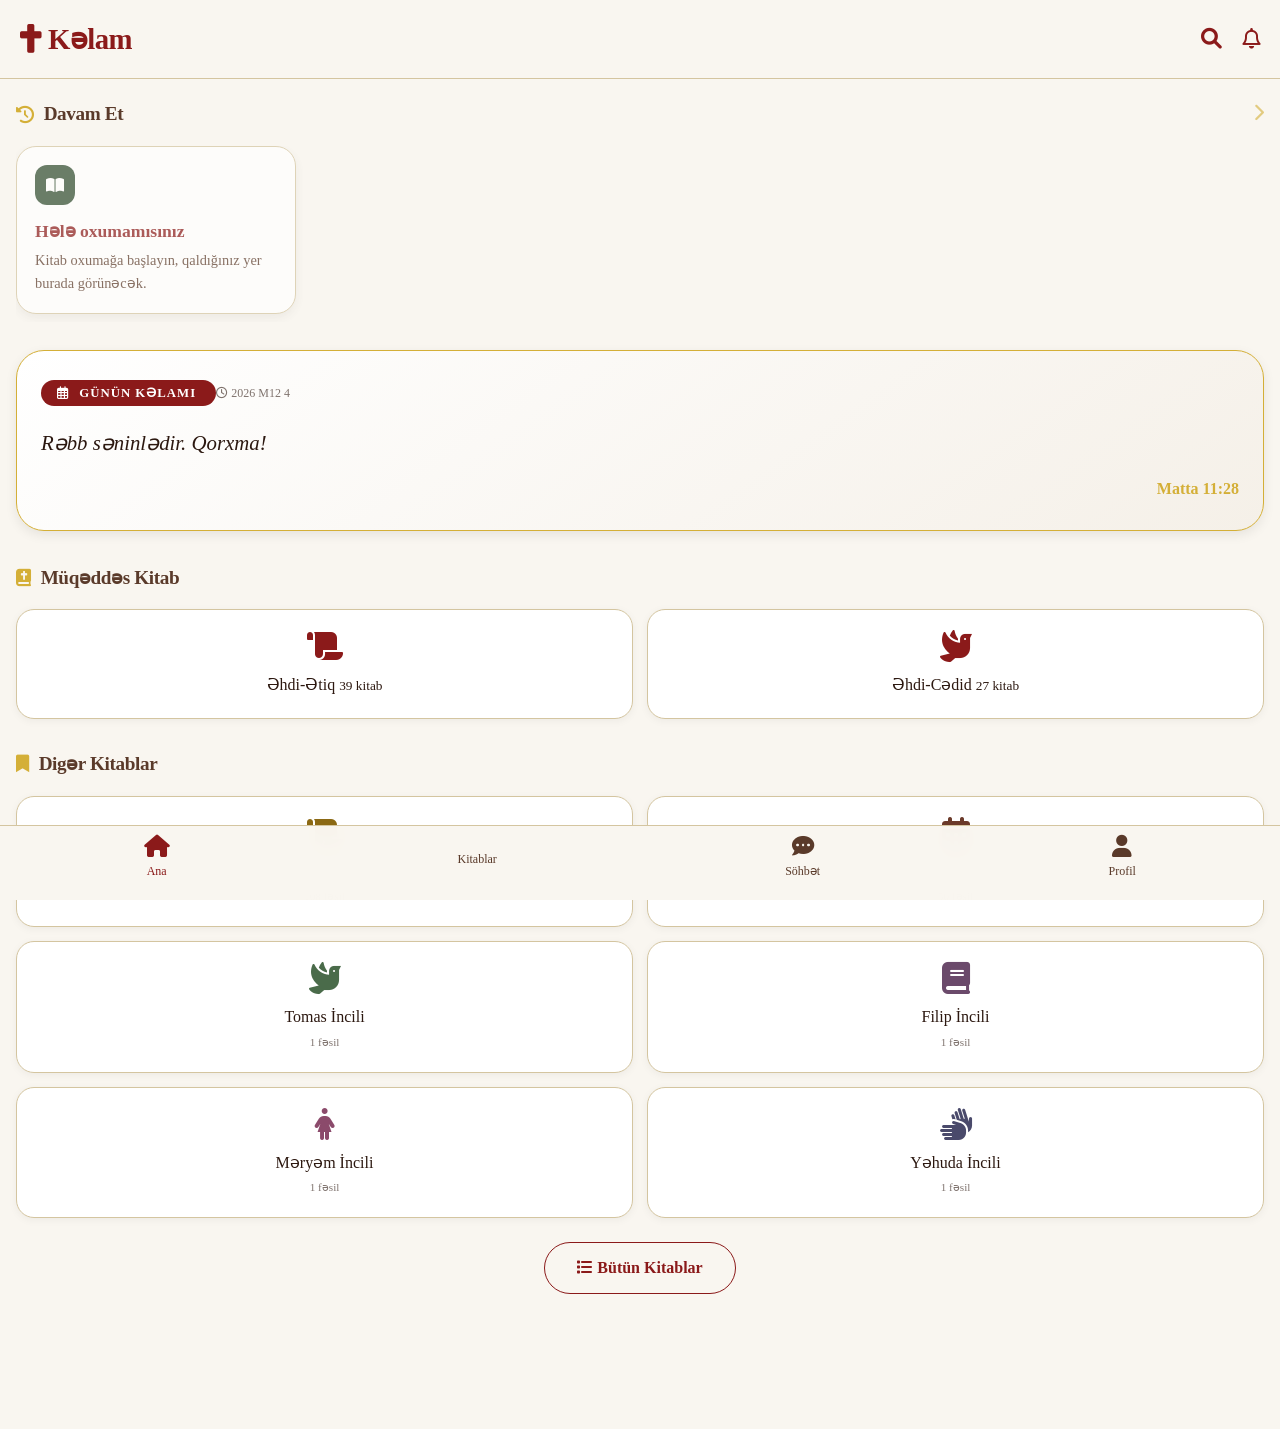
<file: kəlam/index.html>
<!DOCTYPE html>
<html lang="az">
<head>
    <meta charset="UTF-8">
    <meta name="viewport" content="width=device-width, initial-scale=1.0, maximum-scale=1.0, user-scalable=yes, viewport-fit=cover">
    <title>Kəlam | Müqəddəs Kitab</title>
    
    <!-- Favicon -->
    <link rel="icon" type="image/svg+xml" href="data:image/svg+xml,<svg xmlns='http://www.w3.org/2000/svg' viewBox='0 0 100 100'><text y='.9em' font-size='90'>📖</text></svg>">
    
    <!-- Font Awesome -->
    <link rel="stylesheet" href="https://cdnjs.cloudflare.com/ajax/libs/font-awesome/6.0.0-beta3/css/all.min.css">
    
    <!-- Saytın öz stilləri -->
    <link rel="stylesheet" href="css/main.css">
    <link rel="stylesheet" href="css/dark-oled.css">
</head>
<body>
    <!-- ===== BAŞLIQ ===== -->
    <header class="app-header">
        <h1>
            <i class="fas fa-cross"></i>
            Kəlam
        </h1>
        <div class="header-actions">
            <i class="fas fa-search" id="searchIcon"></i>
            <i class="far fa-bell"></i>
        </div>
    </header>

    <!-- ===== AXTARIŞ OVERLAY ===== -->
    <div class="search-overlay" id="searchOverlay">
        <div class="search-container">
            <i class="fas fa-arrow-left" id="closeSearch"></i>
            <input type="text" id="globalSearchInput" placeholder="Ayə, kitab və ya açar söz..." autocomplete="off">
        </div>
        <div id="globalSearchResults" class="global-results"></div>
    </div>

    <!-- ===== ƏSAS MƏZMUN ===== -->
    <main id="mainContent">
        
        <!-- Davam Et Bölməsi -->
        <section class="continue-reading-section" id="continueSection">
            <h3>
                <i class="fas fa-history"></i> 
                Davam Et
                <span style="margin-left: auto; font-size: 0.8rem; opacity: 0.6;">
                    <i class="fas fa-chevron-right"></i>
                </span>
            </h3>
            <div class="continue-list" id="continueList">
                <!-- JavaScript ilə doldurulacaq -->
            </div>
        </section>

        <!-- Günün Sözü -->
        <section class="daily-verse-card">
            <div class="card-header">
                <span class="badge">
                    <i class="far fa-calendar-alt"></i> 
                    Günün Kəlamı
                </span>
                <span style="margin-left: auto; font-size: 0.75rem; opacity: 0.6;">
                    <i class="far fa-clock"></i> 
                    <span id="todayDate"></span>
                </span>
            </div>
            <p class="verse-text" id="dailyVerseText">Yüklənir...</p>
            <p class="verse-ref" id="dailyVerseRef"></p>
        </section>

        <!-- Kateqoriyalar -->
        <section class="categories-grid">
            <h3>
                <i class="fas fa-book-bible"></i> 
                Müqəddəs Kitab
            </h3>
            <div class="grid-2">
                <div class="cat-card" data-category="old_testament">
                    <i class="fas fa-scroll"></i>
                    <span>Əhdi-Ətiq</span>
                    <small>39 kitab</small>
                </div>
                <div class="cat-card" data-category="new_testament">
                    <i class="fas fa-dove"></i>
                    <span>Əhdi-Cədid</span>
                    <small>27 kitab</small>
                </div>
            </div>

            <h3 style="margin-top: 30px;">
                <i class="fas fa-bookmark"></i> 
                Digər Kitablar
            </h3>
            <div class="grid-2" id="customBooksGrid">
                <!-- JavaScript ilə doldurulacaq -->
            </div>
            
            <!-- Bütün Kitablar Linki -->
            <div style="text-align: center; margin-top: 24px;">
                <a href="#" class="btn btn-outline" style="padding: 12px 32px;" onclick="alert('Kitablar kitabxanası tezliklə!')">
                    <i class="fas fa-list"></i> Bütün Kitablar
                </a>
            </div>
        </section>
        
        <!-- Boşluq -->
        <div style="height: 20px;"></div>
    </main>

    <!-- ===== ALT NAVİQASİYA ===== -->
    <nav class="bottom-nav">
        <a href="#" class="nav-item active" data-page="home">
            <i class="fas fa-home"></i>
            <span>Ana</span>
        </a>
        <a href="#" class="nav-item" data-page="library">
            <i class="fas fa-books"></i>
            <span>Kitablar</span>
        </a>
        <a href="#" class="nav-item" data-page="chat">
            <i class="fas fa-comment-dots"></i>
            <span>Söhbət</span>
        </a>
        <a href="#" class="nav-item" data-page="profile">
            <i class="fas fa-user"></i>
            <span>Profil</span>
        </a>
    </nav>

    <!-- ===== JAVASCRIPT ===== -->
    <!-- Əsas kitabxanalar -->
    <script src="js/storage.js"></script>
    <script src="data/custom_books.js"></script>
    <script src="js/bible-engine.js"></script>
    <script src="js/app.js"></script>
    
    <!-- Əlavə: Tarixi göstər -->
    <script>
        (function() {
            const today = new Date();
            const options = { day: 'numeric', month: 'long', year: 'numeric' };
            const dateStr = today.toLocaleDateString('az', options);
            const dateEl = document.getElementById('todayDate');
            if (dateEl) dateEl.textContent = dateStr;
            
            // Ayın fazasını göstər (sadə)
            const hour = today.getHours();
            const headerIcon = document.querySelector('.app-header h1 i');
            if (hour >= 20 || hour < 6) {
                // Gecə - ay ikonu
                if (headerIcon) {
                    headerIcon.classList.remove('fa-cross');
                    headerIcon.classList.add('fa-moon');
                }
            }
        })();
    </script>
    
    <!-- PWA Bildiriş Tələbi (Sadə) -->
    <script>
        if ('Notification' in window && Notification.permission === 'default') {
            setTimeout(() => {
                Notification.requestPermission();
            }, 3000);
        }
    </script>
</body>
</html>
</file>
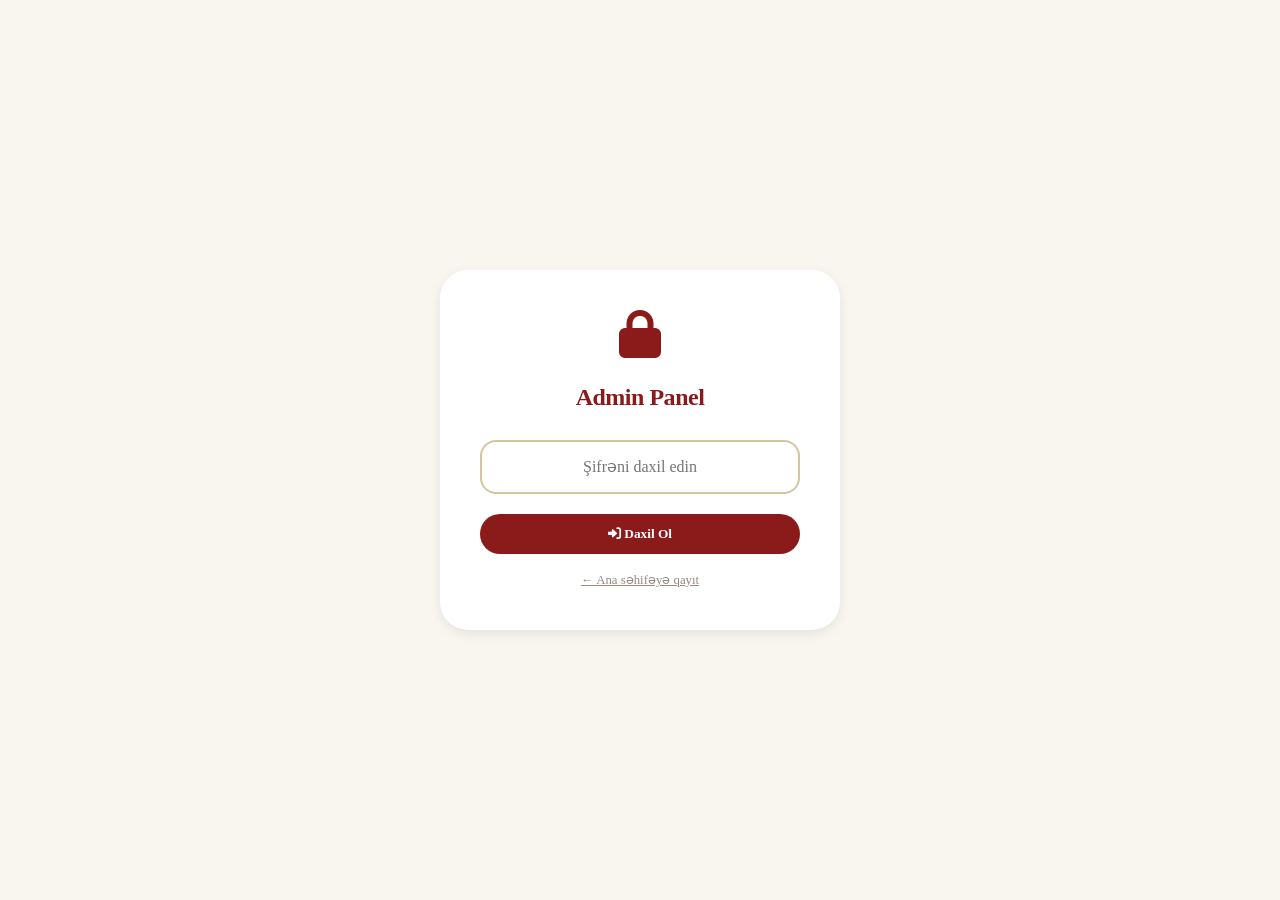
<file: kəlam/admin.html>
<!DOCTYPE html>
<html lang="az">
<head>
    <meta charset="UTF-8">
    <meta name="viewport" content="width=device-width, initial-scale=1.0">
    <title>Kəlam | Admin Panel</title>
    <link rel="stylesheet" href="https://cdnjs.cloudflare.com/ajax/libs/font-awesome/6.0.0-beta3/css/all.min.css">
    <link rel="stylesheet" href="css/main.css">
    <link rel="stylesheet" href="css/dark-oled.css">
    <style>
        .admin-container {
            max-width: 800px;
            margin: 0 auto;
            padding: 20px;
        }
        
        .login-screen {
            position: fixed;
            top: 0; left: 0; right: 0; bottom: 0;
            background: var(--bg-primary);
            display: flex;
            align-items: center;
            justify-content: center;
            z-index: 1000;
        }
        
        .login-box {
            background: white;
            padding: 40px;
            border-radius: 28px;
            box-shadow: var(--shadow-md);
            width: 90%;
            max-width: 400px;
            text-align: center;
        }
        
        .login-box h2 {
            color: var(--accent-red);
            margin-bottom: 24px;
        }
        
        .login-box input {
            width: 100%;
            padding: 16px;
            border: 2px solid var(--border-light);
            border-radius: 16px;
            font-size: 1rem;
            margin-bottom: 20px;
            text-align: center;
        }
        
        .admin-card {
            background: white;
            border-radius: 20px;
            padding: 24px;
            margin-bottom: 24px;
            box-shadow: var(--shadow-sm);
        }
        
        .admin-card h3 {
            margin-bottom: 20px;
            color: var(--accent-red);
        }
        
        .form-group {
            margin-bottom: 20px;
        }
        
        .form-group label {
            display: block;
            margin-bottom: 8px;
            font-weight: 500;
            color: var(--text-secondary);
        }
        
        .form-group input,
        .form-group textarea,
        .form-group select {
            width: 100%;
            padding: 14px 16px;
            border: 1.5px solid var(--border-light);
            border-radius: 16px;
            font-size: 1rem;
            background: var(--bg-primary);
        }
        
        .form-group textarea {
            min-height: 120px;
            resize: vertical;
        }
        
        .btn-danger {
            background: #dc3545;
            color: white;
        }
        
        .stats-grid {
            display: grid;
            grid-template-columns: repeat(2, 1fr);
            gap: 16px;
            margin-top: 20px;
        }
        
        .stat-card {
            background: var(--bg-secondary);
            padding: 20px;
            border-radius: 16px;
            text-align: center;
        }
        
        .stat-value {
            font-size: 2.5rem;
            font-weight: 700;
            color: var(--accent-red);
        }
        
        .stat-label {
            color: var(--text-secondary);
            font-size: 0.9rem;
        }
        
        .hidden {
            display: none !important;
        }
        
        .success-message {
            background: #d4edda;
            color: #155724;
            padding: 12px 20px;
            border-radius: 12px;
            margin-bottom: 20px;
        }
        
        .error-message {
            background: #f8d7da;
            color: #721c24;
            padding: 12px 20px;
            border-radius: 12px;
            margin-bottom: 20px;
        }
    </style>
</head>
<body>
    <!-- Giriş Ekranı -->
    <div class="login-screen" id="loginScreen">
        <div class="login-box">
            <i class="fas fa-lock" style="font-size: 3rem; color: var(--accent-red); margin-bottom: 20px;"></i>
            <h2>Admin Panel</h2>
            <input type="password" id="passwordInput" placeholder="Şifrəni daxil edin" onkeypress="if(event.key==='Enter')checkPassword()">
            <button class="btn btn-primary" onclick="checkPassword()" style="width: 100%;">
                <i class="fas fa-sign-in-alt"></i> Daxil Ol
            </button>
            <p style="margin-top: 16px; opacity: 0.6; font-size: 0.8rem;">
                <a href="index.html" style="color: var(--text-secondary);">← Ana səhifəyə qayıt</a>
            </p>
        </div>
    </div>

    <!-- Admin Panel Məzmunu -->
    <div class="admin-container hidden" id="adminContent">
        <div style="display: flex; justify-content: space-between; align-items: center; margin: 20px 0 30px;">
            <h1 style="color: var(--accent-red);">
                <i class="fas fa-crown"></i> Admin Panel
            </h1>
            <button class="btn btn-outline" onclick="logout()">
                <i class="fas fa-sign-out-alt"></i> Çıxış
            </button>
        </div>

        <div id="messageArea"></div>

        <!-- Günün Sözü -->
        <div class="admin-card">
            <h3><i class="far fa-calendar-alt"></i> Günün Sözünü Yenilə</h3>
            <div class="form-group">
                <label>Kitab və Ayə</label>
                <input type="text" id="dailyVerseRefInput" placeholder="Məs: Yəhya 3:16">
            </div>
            <div class="form-group">
                <label>Mətn</label>
                <textarea id="dailyVerseTextInput" placeholder="Ayənin mətnini yazın..."></textarea>
            </div>
            <button class="btn btn-primary" onclick="updateDailyVerse()">
                <i class="fas fa-save"></i> Yadda Saxla
            </button>
        </div>

        <!-- Firebase Konfiqurasiyası -->
        <div class="admin-card">
            <h3><i class="fas fa-database"></i> Firebase Konfiqurasiyası</h3>
            <p style="margin-bottom: 16px; color: var(--text-secondary); font-size: 0.9rem;">
                Çat funksiyasını aktivləşdirmək üçün Firebase konfiqurasiyasını bura yapışdırın.
            </p>
            <div class="form-group">
                <label>Firebase Config (JSON formatında)</label>
                <textarea id="firebaseConfigInput" placeholder='{
  "apiKey": "SİZİN_API_KEY",
  "authDomain": "...",
  "projectId": "..."
}' style="font-family: monospace; font-size: 0.85rem;"></textarea>
            </div>
            <button class="btn btn-primary" onclick="saveFirebaseConfig()">
                <i class="fas fa-save"></i> Konfiqurasiyanı Saxla
            </button>
        </div>

        <!-- Yeni Kitab Əlavə Et -->
        <div class="admin-card">
            <h3><i class="fas fa-book-medical"></i> Yeni Kitab Əlavə Et</h3>
            <div class="form-group">
                <label>Kitabın Tipi</label>
                <select id="newBookType">
                    <option value="bible">İncil Kitabı</option>
                    <option value="custom">Digər Kitab</option>
                </select>
            </div>
            <div class="form-group">
                <label>Kitab ID (qısa kod)</label>
                <input type="text" id="newBookId" placeholder="Məs: GEN, enokh">
            </div>
            <div class="form-group">
                <label>Kitabın Adı (AZ)</label>
                <input type="text" id="newBookNameAz" placeholder="Məs: Yaradılış">
            </div>
            <div class="form-group">
                <label>Fəsil Sayı</label>
                <input type="number" id="newBookChapters" min="1" value="1">
            </div>
            <div class="form-group">
                <label>İlkin Mətn (JSON formatında)</label>
                <textarea id="newBookContent" placeholder='{
  "1": {
    "1": "İlk ayənin mətni",
    "2": "İkinci ayənin mətni"
  }
}' style="font-family: monospace; font-size: 0.85rem;"></textarea>
            </div>
            <button class="btn btn-primary" onclick="addNewBook()">
                <i class="fas fa-plus"></i> Kitab Əlavə Et
            </button>
        </div>

        <!-- Statistikalar -->
        <div class="admin-card">
            <h3><i class="fas fa-chart-bar"></i> Platforma Statistikası</h3>
            <div class="stats-grid" id="statsGrid">
                <!-- JavaScript ilə doldurulacaq -->
            </div>
        </div>

        <!-- Təhlükəli Bölmə -->
        <div class="admin-card" style="border: 1px solid #dc3545;">
            <h3 style="color: #dc3545;"><i class="fas fa-exclamation-triangle"></i> Təhlükəli Bölmə</h3>
            <p style="margin-bottom: 16px;">Bütün istifadəçi məlumatlarını sıfırlayın.</p>
            <button class="btn btn-danger" onclick="resetAllData()">
                <i class="fas fa-trash-alt"></i> Bütün Məlumatları Sıfırla
            </button>
        </div>

        <p style="text-align: center; margin: 40px 0; opacity: 0.5;">
            <a href="index.html" style="color: var(--text-secondary);">← Ana səhifəyə qayıt</a>
        </p>
    </div>

    <script src="js/storage.js"></script>
    <script>
        // Giriş yoxlaması
        const ADMIN_PASSWORD = 'Kəlam2024';
        let isLoggedIn = sessionStorage.getItem('kəlam_admin') === 'true';
        
        function checkPassword() {
            const input = document.getElementById('passwordInput');
            if (input.value === ADMIN_PASSWORD) {
                isLoggedIn = true;
                sessionStorage.setItem('kəlam_admin', 'true');
                showAdminPanel();
            } else {
                alert('Yanlış şifrə!');
                input.value = '';
            }
        }
        
        function showAdminPanel() {
            document.getElementById('loginScreen').classList.add('hidden');
            document.getElementById('adminContent').classList.remove('hidden');
            loadStats();
            loadCurrentConfig();
        }
        
        function logout() {
            sessionStorage.removeItem('kəlam_admin');
            window.location.reload();
        }
        
        // Giriş vəziyyətini yoxla
        if (isLoggedIn) {
            showAdminPanel();
        }
        
        // Günün sözünü yenilə
        function updateDailyVerse() {
            const ref = document.getElementById('dailyVerseRefInput').value;
            const text = document.getElementById('dailyVerseTextInput').value;
            
            if (!ref || !text) {
                showMessage('Xahiş olunur bütün sahələri doldurun.', 'error');
                return;
            }
            
            const verseData = {
                reference: ref,
                text: text,
                updated: new Date().toISOString()
            };
            
            localStorage.setItem('kəlam_custom_daily_verse', JSON.stringify(verseData));
            showMessage('✅ Günün sözü yeniləndi!', 'success');
        }
        
        // Firebase konfiqurasiyasını saxla
        function saveFirebaseConfig() {
            const configText = document.getElementById('firebaseConfigInput').value;
            
            try {
                const config = JSON.parse(configText);
                localStorage.setItem('kəlam_firebase_config', configText);
                showMessage('✅ Firebase konfiqurasiyası saxlandı!', 'success');
            } catch (e) {
                showMessage('❌ Yanlış JSON formatı!', 'error');
            }
        }
        
        // Cari konfiqurasiyanı yüklə
        function loadCurrentConfig() {
            const savedConfig = localStorage.getItem('kəlam_firebase_config');
            if (savedConfig) {
                document.getElementById('firebaseConfigInput').value = savedConfig;
            }
            
            const savedVerse = localStorage.getItem('kəlam_custom_daily_verse');
            if (savedVerse) {
                const verse = JSON.parse(savedVerse);
                document.getElementById('dailyVerseRefInput').value = verse.reference;
                document.getElementById('dailyVerseTextInput').value = verse.text;
            }
        }
        
        // Yeni kitab əlavə et
        function addNewBook() {
            const type = document.getElementById('newBookType').value;
            const id = document.getElementById('newBookId').value;
            const nameAz = document.getElementById('newBookNameAz').value;
            const chapters = parseInt(document.getElementById('newBookChapters').value);
            const content = document.getElementById('newBookContent').value;
            
            if (!id || !nameAz) {
                showMessage('Kitab ID və adı məcburidir.', 'error');
                return;
            }
            
            try {
                const bookData = {
                    id: id,
                    nameAz: nameAz,
                    chapters: chapters,
                    content: content ? JSON.parse(content) : {},
                    added: new Date().toISOString()
                };
                
                // Mövcud kitabları al
                const existingBooks = JSON.parse(localStorage.getItem('kəlam_custom_books') || '[]');
                existingBooks.push(bookData);
                localStorage.setItem('kəlam_custom_books', JSON.stringify(existingBooks));
                
                showMessage(`✅ "${nameAz}" kitabı əlavə edildi!`, 'success');
                
                // Formu təmizlə
                document.getElementById('newBookId').value = '';
                document.getElementById('newBookNameAz').value = '';
                document.getElementById('newBookContent').value = '';
                
            } catch (e) {
                showMessage('❌ Məzmun JSON formatında olmalıdır!', 'error');
            }
        }
        
        // Statistikaları göstər
        function loadStats() {
            const stats = getStatistics();
            const storageKB = getStorageUsage();
            
            const statsHtml = `
                <div class="stat-card">
                    <div class="stat-value">${stats.booksInProgress}</div>
                    <div class="stat-label">Oxunan Kitablar</div>
                </div>
                <div class="stat-card">
                    <div class="stat-value">${stats.totalNotes}</div>
                    <div class="stat-label">Qeydlər</div>
                </div>
                <div class="stat-card">
                    <div class="stat-value">${stats.totalBookmarks}</div>
                    <div class="stat-label">Əlfəcinlər</div>
                </div>
                <div class="stat-card">
                    <div class="stat-value">${storageKB} KB</div>
                    <div class="stat-label">Yaddaş İstifadəsi</div>
                </div>
            `;
            
            document.getElementById('statsGrid').innerHTML = statsHtml;
        }
        
        // Bütün məlumatları sıfırla
        function resetAllData() {
            if (confirm('BÜTÜN istifadəçi məlumatları silinəcək! Bu əməliyyat geri qaytarıla bilməz. Davam etmək istədiyinizə əminsiniz?')) {
                if (confirm('Son xəbərdarlıq! Həqiqətən bütün məlumatları silmək istəyirsiniz?')) {
                    clearAllData();
                    showMessage('Bütün məlumatlar sıfırlandı.', 'success');
                    loadStats();
                }
            }
        }
        
        // Mesaj göstər
        function showMessage(text, type) {
            const area = document.getElementById('messageArea');
            area.innerHTML = `<div class="${type}-message">${text}</div>`;
            setTimeout(() => area.innerHTML = '', 3000);
        }
    </script>
</body>
</html>
</file>
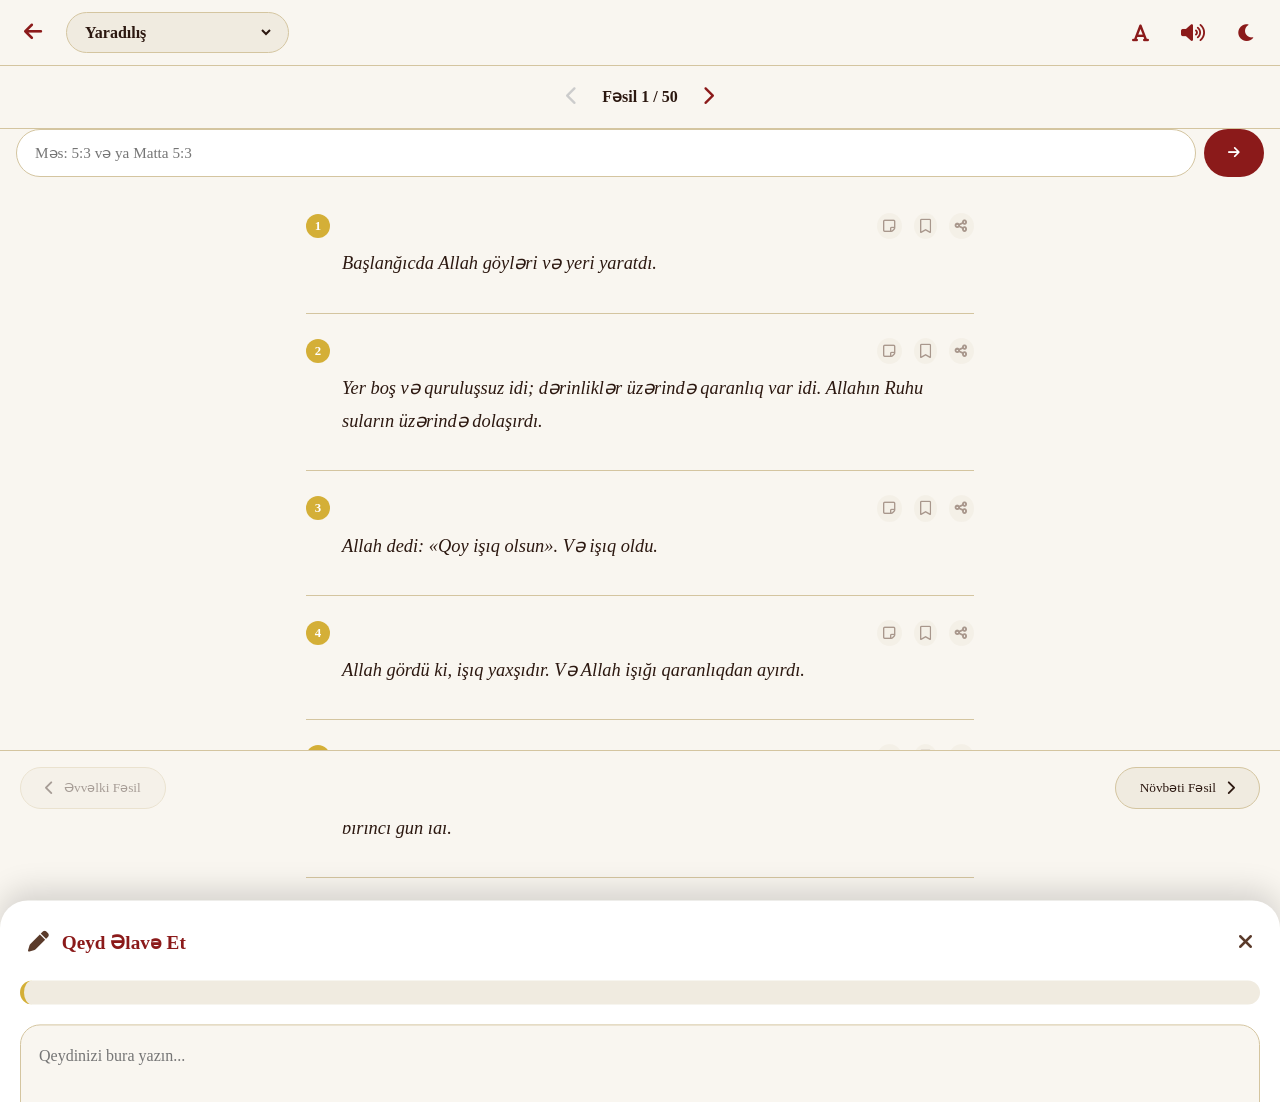
<file: kəlam/reader.html>
<!DOCTYPE html>
<html lang="az">
<head>
    <meta charset="UTF-8">
    <meta name="viewport" content="width=device-width, initial-scale=1.0, maximum-scale=1.0, user-scalable=yes, viewport-fit=cover">
    <title>Kəlam | Oxu</title>
    
    <!-- Favicon -->
    <link rel="icon" type="image/svg+xml" href="data:image/svg+xml,<svg xmlns='http://www.w3.org/2000/svg' viewBox='0 0 100 100'><text y='.9em' font-size='90'>📖</text></svg>">
    
    <!-- Font Awesome -->
    <link rel="stylesheet" href="https://cdnjs.cloudflare.com/ajax/libs/font-awesome/6.0.0-beta3/css/all.min.css">
    
    <!-- Saytın öz stilləri -->
    <link rel="stylesheet" href="css/main.css">
    <link rel="stylesheet" href="css/reader.css">
    <link rel="stylesheet" href="css/dark-oled.css">
</head>
<body class="reader-container">
    <!-- ===== OXU BAŞLIĞI ===== -->
    <header class="reader-header">
        <div class="reader-header-left">
            <i class="fas fa-arrow-left back-btn" onclick="goBack()"></i>
            <div class="book-selector">
                <select id="bookSelect" onchange="onBookChange()">
                    <option value="">Kitab seçin...</option>
                </select>
            </div>
        </div>
        <div class="reader-header-right">
            <i class="fas fa-font" id="fontSizeBtn" onclick="toggleFontControls()"></i>
            <i class="fas fa-volume-up" id="voiceBtn" onclick="toggleVoiceControls()"></i>
            <i class="fas fa-moon" id="themeToggle" onclick="toggleTheme()"></i>
        </div>
    </header>

    <!-- ===== ŞRİFT KONTROLLERİ ===== -->
    <div class="font-controls" id="fontControls" style="display: none;">
        <button class="font-btn active" data-size="medium" onclick="setFontSize('medium')">A</button>
        <button class="font-btn" data-size="large" onclick="setFontSize('large')">A</button>
        <button class="font-btn" data-size="xlarge" onclick="setFontSize('xlarge')">A</button>
        <span style="margin: 0 10px;">|</span>
        <button class="font-btn" onclick="toggleLineSpacing()">
            <i class="fas fa-arrows-alt-v"></i>
        </button>
    </div>

    <!-- ===== FƏSİL NAVİQASİYASI (ÜST) ===== -->
    <div style="display: flex; align-items: center; justify-content: center; padding: 12px 16px; gap: 16px; border-bottom: 1px solid var(--border-light);">
        <button class="chapter-btn" id="prevChapterTop" onclick="goToPrevChapter()" disabled>
            <i class="fas fa-chevron-left"></i>
        </button>
        <span class="chapter-number">
            Fəsil <span id="currentChapterDisplay">1</span> / <span id="totalChaptersDisplay">50</span>
        </span>
        <button class="chapter-btn" id="nextChapterTop" onclick="goToNextChapter()">
            <i class="fas fa-chevron-right"></i>
        </button>
    </div>

    <!-- ===== SÜRƏTLİ AYƏ KEÇİD ===== -->
    <div class="quick-jump">
        <input type="text" id="quickJumpInput" placeholder="Məs: 5:3 və ya Matta 5:3" onkeypress="handleQuickJump(event)">
        <button onclick="performQuickJump()">
            <i class="fas fa-arrow-right"></i>
        </button>
    </div>

    <!-- ===== OXU SAHƏSİ ===== -->
    <div class="reader-content" id="readerContent">
        <div style="text-align: center; padding: 60px 20px; color: var(--text-secondary);">
            <i class="fas fa-book-open" style="font-size: 3rem; opacity: 0.3; margin-bottom: 20px;"></i>
            <p>Kitab yüklənir...</p>
        </div>
    </div>

    <!-- ===== FƏSİL NAVİQASİYASI (ALT) ===== -->
    <div class="chapter-navigation">
        <button class="nav-chapter-btn" id="prevChapterBottom" onclick="goToPrevChapter()" disabled>
            <i class="fas fa-chevron-left"></i> Əvvəlki Fəsil
        </button>
        <button class="nav-chapter-btn" id="nextChapterBottom" onclick="goToNextChapter()">
            Növbəti Fəsil <i class="fas fa-chevron-right"></i>
        </button>
    </div>

    <!-- ===== SƏSLİ OXUMA KONTROLLERİ ===== -->
    <div class="voice-controls" id="voiceControls">
        <button class="voice-btn" id="voicePlayBtn" onclick="toggleVoicePlay()">
            <i class="fas fa-play"></i>
        </button>
        <button class="voice-btn" id="voiceStopBtn" onclick="stopVoice()">
            <i class="fas fa-stop"></i>
        </button>
        <div class="voice-speed">
            <button class="speed-option active" data-speed="1.0" onclick="setVoiceSpeed(1.0)">1x</button>
            <button class="speed-option" data-speed="1.5" onclick="setVoiceSpeed(1.5)">1.5x</button>
            <button class="speed-option" data-speed="2.0" onclick="setVoiceSpeed(2.0)">2x</button>
        </div>
        <div class="voice-progress" id="voiceProgress">
            <div class="voice-progress-bar" id="voiceProgressBar" style="width: 0%;"></div>
        </div>
    </div>

    <!-- ===== QEYD PANELİ ===== -->
    <div class="overlay" id="overlay" onclick="closeNotesPanel()"></div>
    <div class="notes-panel" id="notesPanel">
        <div class="notes-panel-header">
            <h4><i class="fas fa-pen"></i> Qeyd Əlavə Et</h4>
            <i class="fas fa-times" onclick="closeNotesPanel()"></i>
        </div>
        <div class="verse-ref-display" id="currentVerseRefDisplay"></div>
        <textarea id="noteInput" placeholder="Qeydinizi bura yazın..."></textarea>
        <button class="btn btn-primary" onclick="saveCurrentNote()">
            <i class="fas fa-save"></i> Yadda Saxla
        </button>
        <button class="btn btn-outline" style="margin-top: 12px; width: 100%;" onclick="deleteCurrentNote()">
            <i class="fas fa-trash-alt"></i> Qeydi Sil
        </button>
    </div>

    <!-- ===== JAVASCRIPT ===== -->
    <script src="js/storage.js"></script>
    <script src="data/custom_books.js"></script>
    <script src="js/bible-engine.js"></script>
    
    <script>
        // ===== QLOBAL DƏYİŞƏNLƏR =====
        let currentBookType = 'bible';
        let currentBookId = 'GEN';
        let currentChapter = 1;
        let currentVerse = 1;
        let activeVerseRef = '';
        let voiceUtterance = null;
        let voiceSpeed = 1.0;
        let isVoicePlaying = false;
        
        // ===== SƏHİFƏ YÜKLƏNƏNDƏ =====
        document.addEventListener('DOMContentLoaded', function() {
            // URL parametrlərini oxu
            const params = new URLSearchParams(window.location.search);
            currentBookType = params.get('type') || 'bible';
            currentBookId = params.get('book') || 'GEN';
            currentChapter = parseInt(params.get('chapter')) || 1;
            currentVerse = parseInt(params.get('verse')) || 1;
            
            // Kitab seçimini doldur
            populateBookSelect();
            
            // Fəsili yüklə
            loadChapter();
            
            // Parametrləri yüklə
            loadSettings();
            
            // Oxuma irəliləyişini yadda saxla (avtomatik)
            setInterval(saveCurrentProgress, 5000);
        });
        
        // ===== KİTAB SEÇİMİNİ DOLDUR =====
        function populateBookSelect() {
            const select = document.getElementById('bookSelect');
            
            // İncil kitabları
            const oldTestament = BibleEngine.getAllBooks('old');
            const newTestament = BibleEngine.getAllBooks('new');
            
            let html = '<optgroup label="Əhdi-Ətiq">';
            oldTestament.forEach(book => {
                html += `<option value="bible_${book.id}" ${currentBookType === 'bible' && currentBookId === book.id ? 'selected' : ''}>${book.name}</option>`;
            });
            html += '</optgroup><optgroup label="Əhdi-Cədid">';
            newTestament.forEach(book => {
                html += `<option value="bible_${book.id}" ${currentBookType === 'bible' && currentBookId === book.id ? 'selected' : ''}>${book.name}</option>`;
            });
            
            // Digər kitablar
            if (typeof customBooksList !== 'undefined') {
                html += '</optgroup><optgroup label="Digər Kitablar">';
                customBooksList.forEach(book => {
                    html += `<option value="custom_${book.id}" ${currentBookType === 'custom' && currentBookId === book.id ? 'selected' : ''}>${book.nameAz}</option>`;
                });
            }
            
            html += '</optgroup>';
            select.innerHTML = html;
        }
        
        // ===== KİTAB DƏYİŞDİ =====
        function onBookChange() {
            const select = document.getElementById('bookSelect');
            const value = select.value;
            
            if (!value) return;
            
            const parts = value.split('_');
            currentBookType = parts[0];
            currentBookId = parts.slice(1).join('_');
            currentChapter = 1;
            
            updateUrl();
            loadChapter();
        }
        
        // ===== FƏSİLİ YÜKLƏ =====
        function loadChapter() {
            let verses = {};
            let totalChapters = 0;
            
            if (currentBookType === 'bible') {
                verses = BibleEngine.getBibleChapter(currentBookId, currentChapter);
                const bookInfo = BibleEngine.getBookInfo(currentBookId);
                totalChapters = bookInfo ? bookInfo.chapters : 0;
            } else {
                verses = typeof getCustomBookChapter === 'function' ? getCustomBookChapter(currentBookId, currentChapter) : {};
                const bookInfo = typeof getCustomBookInfo === 'function' ? getCustomBookInfo(currentBookId) : null;
                totalChapters = bookInfo ? bookInfo.chapters : 0;
            }
            
            // Başlığı yenilə
            updateHeader();
            
            // Fəsil göstəricisini yenilə
            document.getElementById('currentChapterDisplay').textContent = currentChapter;
            document.getElementById('totalChaptersDisplay').textContent = totalChapters;
            
            // Naviqasiya düymələrini yenilə
            updateNavButtons(totalChapters);
            
            // Ayələri göstər
            const content = document.getElementById('readerContent');
            
            if (Object.keys(verses).length === 0) {
                content.innerHTML = `
                    <div style="text-align: center; padding: 60px 20px;">
                        <i class="fas fa-book" style="font-size: 3rem; opacity: 0.3; margin-bottom: 20px;"></i>
                        <p>Bu fəsil hələ əlavə edilməyib.</p>
                        <p style="font-size: 0.9rem; opacity: 0.6; margin-top: 10px;">Admin paneldən əlavə edə bilərsiniz.</p>
                    </div>
                `;
                return;
            }
            
            let html = '';
            const sortedVerses = Object.entries(verses).sort((a, b) => parseInt(a[0]) - parseInt(b[0]));
            
            for (const [verseNum, text] of sortedVerses) {
                const note = getNote(currentBookType, currentBookId, currentChapter, parseInt(verseNum));
                const bookmark = isBookmarked(currentBookType, currentBookId, currentChapter, parseInt(verseNum));
                
                html += `
                    <div class="verse-item" id="verse-${verseNum}">
                        <div class="verse-header">
                            <span class="verse-num">${verseNum}</span>
                            <div class="verse-actions">
                                <i class="far fa-sticky-note" onclick="openNotesPanel('${currentBookType}', '${currentBookId}', ${currentChapter}, ${verseNum})" title="Qeyd əlavə et"></i>
                                <i class="far fa-bookmark ${bookmark ? 'fas' : 'far'}" onclick="toggleVerseBookmark('${currentBookType}', '${currentBookId}', ${currentChapter}, ${verseNum}, '${text.replace(/'/g, "\\'")}')" title="Əlfəcin"></i>
                                <i class="fas fa-share-alt" onclick="shareVerse('${currentBookType}', '${currentBookId}', ${currentChapter}, ${verseNum})" title="Paylaş"></i>
                            </div>
                        </div>
                        <div class="verse-text">
                            ${text}
                            ${note ? '<div style="margin-top: 12px; padding: 12px; background: var(--bg-secondary); border-radius: 12px; font-size: 0.9rem; border-left: 3px solid var(--accent-gold);"><i class="fas fa-pen" style="margin-right: 8px; opacity: 0.6;"></i>' + note.text + '</div>' : ''}
                        </div>
                    </div>
                `;
            }
            
            content.innerHTML = html;
            
            // Hədəf ayəyə sürüş
            if (currentVerse > 1) {
                setTimeout(() => {
                    const verseEl = document.getElementById(`verse-${currentVerse}`);
                    if (verseEl) {
                        verseEl.scrollIntoView({ behavior: 'smooth', block: 'center' });
                        verseEl.classList.add('highlight');
                        setTimeout(() => verseEl.classList.remove('highlight'), 2000);
                    }
                }, 300);
            }
            
            // İrəliləyişi yadda saxla
            saveCurrentProgress();
        }
        
        // ===== BAŞLIĞI YENİLƏ =====
        function updateHeader() {
            let bookName = currentBookId;
            
            if (currentBookType === 'bible') {
                const info = BibleEngine.getBookInfo(currentBookId);
                bookName = info ? info.name : currentBookId;
            } else {
                const info = typeof getCustomBookInfo === 'function' ? getCustomBookInfo(currentBookId) : null;
                bookName = info ? info.nameAz : currentBookId;
            }
            
            document.title = `${bookName} ${currentChapter} | Kəlam`;
        }
        
        // ===== NAVİQASİYA DÜYMƏLƏRİNİ YENİLƏ =====
        function updateNavButtons(totalChapters) {
            const prevBtns = ['prevChapterTop', 'prevChapterBottom'];
            const nextBtns = ['nextChapterTop', 'nextChapterBottom'];
            
            prevBtns.forEach(id => {
                const btn = document.getElementById(id);
                if (btn) btn.disabled = (currentChapter <= 1);
            });
            
            nextBtns.forEach(id => {
                const btn = document.getElementById(id);
                if (btn) btn.disabled = (currentChapter >= totalChapters);
            });
        }
        
        // ===== FƏSİL KEÇİDLƏRİ =====
        function goToPrevChapter() {
            if (currentChapter > 1) {
                currentChapter--;
                currentVerse = 1;
                updateUrl();
                loadChapter();
            }
        }
        
        function goToNextChapter() {
            currentChapter++;
            currentVerse = 1;
            updateUrl();
            loadChapter();
        }
        
        // ===== URL YENİLƏ =====
        function updateUrl() {
            const url = `reader.html?type=${currentBookType}&book=${currentBookId}&chapter=${currentChapter}&verse=${currentVerse}`;
            window.history.replaceState({}, '', url);
        }
        
        // ===== İRƏLİLƏYİŞİ YADDA SAXLA =====
        function saveCurrentProgress() {
            if (currentBookId && currentChapter) {
                const visibleVerse = getVisibleVerse();
                if (visibleVerse) {
                    currentVerse = visibleVerse;
                }
                saveReadingProgress(currentBookType, currentBookId, currentChapter, currentVerse);
            }
        }
        
        function getVisibleVerse() {
            const verses = document.querySelectorAll('.verse-item');
            for (let verse of verses) {
                const rect = verse.getBoundingClientRect();
                if (rect.top >= 0 && rect.top <= window.innerHeight / 2) {
                    const id = verse.id;
                    if (id) {
                        return parseInt(id.replace('verse-', ''));
                    }
                }
            }
            return currentVerse;
        }
        
        // ===== QEYD PANELİ =====
        function openNotesPanel(type, bookId, chapter, verse) {
            const verseText = getVerseText(type, bookId, chapter, verse);
            const bookName = getBookDisplayName(type, bookId);
            
            activeVerseRef = `${type}_${bookId}_${chapter}_${verse}`;
            
            document.getElementById('currentVerseRefDisplay').innerHTML = `
                <strong>${bookName} ${chapter}:${verse}</strong><br>
                <span style="font-size: 0.9rem;">${verseText}</span>
            `;
            
            const note = getNote(type, bookId, chapter, verse);
            document.getElementById('noteInput').value = note ? note.text : '';
            
            document.getElementById('notesPanel').classList.add('active');
            document.getElementById('overlay').classList.add('active');
        }
        
        function closeNotesPanel() {
            document.getElementById('notesPanel').classList.remove('active');
            document.getElementById('overlay').classList.remove('active');
        }
        
        function saveCurrentNote() {
            if (!activeVerseRef) return;
            
            const parts = activeVerseRef.split('_');
            const type = parts[0];
            const bookId = parts[1];
            const chapter = parseInt(parts[2]);
            const verse = parseInt(parts[3]);
            
            const noteText = document.getElementById('noteInput').value;
            saveNote(type, bookId, chapter, verse, noteText);
            
            closeNotesPanel();
            loadChapter(); // Yenilə
        }
        
        function deleteCurrentNote() {
            if (!activeVerseRef) return;
            
            if (confirm('Qeydi silmək istədiyinizə əminsiniz?')) {
                const parts = activeVerseRef.split('_');
                deleteNote(parts[0], parts[1], parseInt(parts[2]), parseInt(parts[3]));
                closeNotesPanel();
                loadChapter();
            }
        }
        
        // ===== KÖMƏKÇİ FUNKSİYALAR =====
        function getVerseText(type, bookId, chapter, verse) {
            if (type === 'bible') {
                return BibleEngine.getBibleVerse(bookId, chapter, verse) || '';
            } else {
                return typeof getCustomBookVerse === 'function' ? getCustomBookVerse(bookId, chapter, verse) || '' : '';
            }
        }
        
        function getBookDisplayName(type, bookId) {
            if (type === 'bible') {
                const info = BibleEngine.getBookInfo(bookId);
                return info ? info.name : bookId;
            } else {
                const info = typeof getCustomBookInfo === 'function' ? getCustomBookInfo(bookId) : null;
                return info ? info.nameAz : bookId;
            }
        }
        
        // ===== ƏLFƏCİN =====
        function toggleVerseBookmark(type, bookId, chapter, verse, text) {
            const isAdded = toggleBookmark(type, bookId, chapter, verse, text);
            loadChapter(); // Yenilə
            
            // Bildiriş
            if (isAdded) {
                alert('✅ Ayə əlfəcinlərə əlavə edildi.');
            }
        }
        
        // ===== PAYLAŞ =====
        function shareVerse(type, bookId, chapter, verse) {
            const url = `${window.location.origin}/reader.html?type=${type}&book=${bookId}&chapter=${chapter}&verse=${verse}`;
            
            if (navigator.share) {
                navigator.share({
                    title: 'Kəlam',
                    text: `${getBookDisplayName(type, bookId)} ${chapter}:${verse}`,
                    url: url
                });
            } else {
                navigator.clipboard?.writeText(url);
                alert('Link kopyalandı!');
            }
        }
        
        // ===== TEMA DƏYİŞ =====
        function toggleTheme() {
            document.body.classList.toggle('dark-oled');
            const isDark = document.body.classList.contains('dark-oled');
            saveSettings({ theme: isDark ? 'oled' : 'light' });
        }
        
        // ===== ŞRİFT KONTROLLERİ =====
        function toggleFontControls() {
            const controls = document.getElementById('fontControls');
            controls.style.display = controls.style.display === 'none' ? 'flex' : 'none';
        }
        
        function setFontSize(size) {
            document.querySelectorAll('.font-btn').forEach(btn => btn.classList.remove('active'));
            event.target.classList.add('active');
            
            const sizes = { medium: '1.15rem', large: '1.35rem', xlarge: '1.6rem' };
            document.querySelectorAll('.verse-text').forEach(el => el.style.fontSize = sizes[size]);
            saveSettings({ fontSize: size });
        }
        
        function toggleLineSpacing() {
            const current = document.querySelector('.verse-text')?.style.lineHeight || '1.8';
            const spacings = { '1.6': 'compact', '1.8': 'normal', '2.2': 'spacious' };
            const next = current === '1.8' ? '2.2' : (current === '2.2' ? '1.6' : '1.8');
            document.querySelectorAll('.verse-text').forEach(el => el.style.lineHeight = next);
            saveSettings({ lineSpacing: spacings[next] });
        }
        
        // ===== SƏSLİ OXUMA =====
        function toggleVoiceControls() {
            const controls = document.getElementById('voiceControls');
            controls.classList.toggle('active');
        }
        
        function toggleVoicePlay() {
            if (isVoicePlaying) {
                window.speechSynthesis.pause();
                isVoicePlaying = false;
                document.getElementById('voicePlayBtn').innerHTML = '<i class="fas fa-play"></i>';
            } else {
                if (window.speechSynthesis.paused) {
                    window.speechSynthesis.resume();
                } else {
                    speakCurrentChapter();
                }
                isVoicePlaying = true;
                document.getElementById('voicePlayBtn').innerHTML = '<i class="fas fa-pause"></i>';
            }
        }
        
        function speakCurrentChapter() {
            window.speechSynthesis.cancel();
            
            const verses = document.querySelectorAll('.verse-text');
            let fullText = '';
            verses.forEach(v => fullText += v.textContent + ' ');
            
            voiceUtterance = new SpeechSynthesisUtterance(fullText);
            voiceUtterance.lang = 'az-AZ';
            voiceUtterance.rate = voiceSpeed;
            
            voiceUtterance.onend = () => {
                isVoicePlaying = false;
                document.getElementById('voicePlayBtn').innerHTML = '<i class="fas fa-play"></i>';
            };
            
            window.speechSynthesis.speak(voiceUtterance);
        }
        
        function stopVoice() {
            window.speechSynthesis.cancel();
            isVoicePlaying = false;
            document.getElementById('voicePlayBtn').innerHTML = '<i class="fas fa-play"></i>';
        }
        
        function setVoiceSpeed(speed) {
            voiceSpeed = speed;
            document.querySelectorAll('.speed-option').forEach(btn => btn.classList.remove('active'));
            event.target.classList.add('active');
            
            if (voiceUtterance) {
                voiceUtterance.rate = speed;
            }
            saveSettings({ voiceSpeed: speed });
        }
        
        // ===== SÜRƏTLİ KEÇİD =====
        function handleQuickJump(event) {
            if (event.key === 'Enter') {
                performQuickJump();
            }
        }
        
        function performQuickJump() {
            const input = document.getElementById('quickJumpInput');
            const value = input.value.trim();
            
            // Format: "5:3" və ya "Matta 5:3"
            let bookId = currentBookId;
            let chapter = currentChapter;
            let verse = 1;
            
            const match = value.match(/(?:([^\d]+)\s*)?(\d+):(\d+)/);
            if (match) {
                if (match[1]) {
                    // Kitab adı ilə axtar
                    const searchName = match[1].trim().toLowerCase();
                    const found = [...BibleEngine.getAllBooks(), ...(typeof customBooksList !== 'undefined' ? customBooksList : [])]
                        .find(b => b.name?.toLowerCase() === searchName || b.nameAz?.toLowerCase() === searchName);
                    if (found) bookId = found.id;
                }
                chapter = parseInt(match[2]);
                verse = parseInt(match[3]);
            }
            
            currentChapter = chapter;
            currentVerse = verse;
            
            if (bookId !== currentBookId) {
                currentBookId = bookId;
                populateBookSelect();
            }
            
            updateUrl();
            loadChapter();
            input.value = '';
        }
        
        // ===== GERİ QAYIT =====
        function goBack() {
            saveCurrentProgress();
            window.location.href = 'index.html';
        }
        
        // ===== PARAMETRLƏRİ YÜKLƏ =====
        function loadSettings() {
            const settings = getSettings();
            
            if (settings.theme === 'oled') {
                document.body.classList.add('dark-oled');
            }
            
            if (settings.fontSize) {
                setFontSize(settings.fontSize);
            }
            
            voiceSpeed = settings.voiceSpeed || 1.0;
        }
        
        // Səhifə bağlananda irəliləyişi yadda saxla
        window.addEventListener('beforeunload', function() {
            saveCurrentProgress();
        });
    </script>
</body>
</html>
</file>
<file: kəlam/css/main.css>
/* =========================================
   KƏLAM PLATFORMASI - ƏSAS STİL
   Fayl: css/main.css
   ========================================= */

* {
    margin: 0;
    padding: 0;
    box-sizing: border-box;
    font-family: 'Segoe UI', 'Palatino Linotype', 'Georgia', serif;
}

/* Rəng Dəyişənləri */
:root {
    --bg-primary: #F9F6F0;        /* Papirus ağı */
    --bg-secondary: #F0EBE0;      /* Tünd papirus */
    --text-primary: #2C1810;      /* Tünd qəhvəyi */
    --text-secondary: #5A3A2A;    /* Açıq qəhvəyi */
    --accent-gold: #D4AF37;       /* Qızıl */
    --accent-red: #8B1A1A;        /* Tünd qırmızı (Əhd) */
    --accent-green: #2E4A2E;      /* Zeytun yaşılı */
    --border-light: #D4C5A0;
    --shadow-sm: 0 2px 8px rgba(0,0,0,0.05);
    --shadow-md: 0 4px 12px rgba(0,0,0,0.08);
    --radius-card: 20px;
    --radius-btn: 30px;
}

body {
    background: var(--bg-primary);
    color: var(--text-primary);
    line-height: 1.6;
    padding-bottom: 85px;
    min-height: 100vh;
}

h1, h2, h3 {
    font-weight: 600;
    letter-spacing: -0.02em;
}

h1 {
    font-size: 1.8rem;
    color: var(--accent-red);
}

h3 {
    font-size: 1.2rem;
    margin-bottom: 16px;
    color: var(--text-secondary);
    display: flex;
    align-items: center;
    gap: 10px;
}

h3 i {
    color: var(--accent-gold);
    font-size: 1.1rem;
}

/* Header */
.app-header {
    padding: 16px 20px;
    background: rgba(249, 246, 240, 0.95);
    backdrop-filter: blur(12px);
    -webkit-backdrop-filter: blur(12px);
    border-bottom: 1px solid var(--border-light);
    position: sticky;
    top: 0;
    z-index: 100;
    display: flex;
    justify-content: space-between;
    align-items: center;
}

.header-actions {
    display: flex;
    gap: 20px;
}

.header-actions i {
    font-size: 1.3rem;
    color: var(--accent-red);
    cursor: pointer;
    transition: transform 0.15s;
}

.header-actions i:active {
    transform: scale(0.9);
    color: var(--accent-gold);
}

/* Axtarış Overlay */
.search-overlay {
    position: fixed;
    top: 0;
    left: 0;
    right: 0;
    bottom: 0;
    background: var(--bg-primary);
    z-index: 200;
    padding: 16px 20px;
    display: none;
    overflow-y: auto;
}

.search-overlay.active {
    display: block;
}

.search-container {
    display: flex;
    align-items: center;
    gap: 16px;
    background: var(--bg-secondary);
    padding: 8px 20px;
    border-radius: var(--radius-btn);
    border: 1px solid var(--border-light);
}

.search-container i {
    color: var(--text-secondary);
    font-size: 1.2rem;
}

.search-container input {
    background: transparent;
    border: none;
    padding: 14px 0;
    font-size: 1.1rem;
    width: 100%;
    outline: none;
    color: var(--text-primary);
}

.global-results {
    margin-top: 20px;
}

.search-result-item {
    padding: 18px 16px;
    background: white;
    border-radius: 16px;
    margin-bottom: 10px;
    box-shadow: var(--shadow-sm);
    border-left: 4px solid var(--accent-gold);
    cursor: pointer;
    transition: all 0.15s;
}

.search-result-item:active {
    background: var(--bg-secondary);
    transform: scale(0.99);
}

.search-result-item .ref {
    font-weight: 700;
    color: var(--accent-red);
    margin-bottom: 6px;
}

.search-result-item .text {
    color: var(--text-secondary);
    font-size: 0.95rem;
}

/* Davam Et Bölməsi */
.continue-reading-section {
    padding: 20px 16px;
}

.continue-list {
    display: flex;
    gap: 16px;
    overflow-x: auto;
    scroll-snap-type: x mandatory;
    padding-bottom: 8px;
    -webkit-overflow-scrolling: touch;
}

.continue-list::-webkit-scrollbar {
    display: none;
}

.continue-card {
    flex: 0 0 280px;
    background: white;
    border-radius: var(--radius-card);
    padding: 18px;
    box-shadow: var(--shadow-md);
    border: 1px solid var(--border-light);
    scroll-snap-align: start;
    cursor: pointer;
    transition: transform 0.15s;
}

.continue-card:active {
    transform: scale(0.98);
}

.continue-card .book-icon {
    width: 40px;
    height: 40px;
    background: var(--accent-green);
    border-radius: 12px;
    display: flex;
    align-items: center;
    justify-content: center;
    color: white;
    margin-bottom: 12px;
}

.continue-card h4 {
    font-size: 1.1rem;
    color: var(--accent-red);
    margin-bottom: 4px;
}

.continue-card p {
    color: var(--text-secondary);
    font-size: 0.9rem;
}

.continue-card .progress {
    margin-top: 12px;
    font-size: 0.85rem;
    color: var(--accent-gold);
}

/* Günün Sözü */
.daily-verse-card {
    margin: 8px 16px 24px;
    padding: 28px 24px;
    background: linear-gradient(145deg, #FFFFFF, #F5F0E8);
    border-radius: 28px;
    box-shadow: var(--shadow-md);
    border: 1px solid var(--accent-gold);
}

.card-header {
    margin-bottom: 20px;
}

.badge {
    background: var(--accent-red);
    color: white;
    padding: 6px 16px;
    border-radius: 40px;
    font-size: 0.8rem;
    font-weight: 600;
    text-transform: uppercase;
    letter-spacing: 1px;
}

.badge i {
    margin-right: 6px;
}

.verse-text {
    font-size: 1.3rem;
    line-height: 1.7;
    margin-bottom: 16px;
    font-style: italic;
}

.verse-ref {
    text-align: right;
    color: var(--accent-gold);
    font-weight: 600;
}

/* Kateqoriyalar */
.categories-grid {
    padding: 8px 16px 30px;
}

.grid-2 {
    display: grid;
    grid-template-columns: 1fr 1fr;
    gap: 14px;
    margin-bottom: 10px;
}

.cat-card {
    background: white;
    border-radius: 18px;
    padding: 20px 12px;
    text-align: center;
    box-shadow: var(--shadow-sm);
    border: 1px solid var(--border-light);
    cursor: pointer;
    transition: all 0.15s;
}

.cat-card:active {
    background: var(--bg-secondary);
    border-color: var(--accent-gold);
}

.cat-card i {
    font-size: 2rem;
    color: var(--accent-red);
    margin-bottom: 10px;
    display: block;
}

.cat-card span {
    font-weight: 500;
    color: var(--text-primary);
}

/* Alt Naviqasiya */
.bottom-nav {
    position: fixed;
    bottom: 0;
    left: 0;
    right: 0;
    height: 75px;
    background: rgba(249, 246, 240, 0.98);
    backdrop-filter: blur(12px);
    -webkit-backdrop-filter: blur(12px);
    border-top: 1px solid var(--border-light);
    display: flex;
    justify-content: space-around;
    align-items: center;
    padding-bottom: 10px;
    z-index: 150;
}

.nav-item {
    display: flex;
    flex-direction: column;
    align-items: center;
    color: var(--text-secondary);
    text-decoration: none;
    font-size: 0.75rem;
    font-weight: 500;
    transition: color 0.2s;
    padding: 8px 16px;
    border-radius: 40px;
}

.nav-item i {
    font-size: 1.4rem;
    margin-bottom: 4px;
}

.nav-item.active {
    color: var(--accent-red);
}

.nav-item.active i {
    color: var(--accent-red);
}

/* Ümumi Düymələr */
.btn {
    display: inline-block;
    padding: 12px 24px;
    border-radius: var(--radius-btn);
    font-weight: 600;
    text-decoration: none;
    text-align: center;
    transition: all 0.2s;
    border: none;
    cursor: pointer;
}

.btn-primary {
    background: var(--accent-red);
    color: white;
}

.btn-primary:active {
    background: #6E1515;
}

.btn-gold {
    background: var(--accent-gold);
    color: var(--text-primary);
}

.btn-outline {
    background: transparent;
    border: 1.5px solid var(--accent-red);
    color: var(--accent-red);
}
</file>
<file: kəlam/css/dark-oled.css>
/* =========================================
   KƏLAM PLATFORMASI - OLED QARANLIQ REJİMİ
   Fayl: css/dark-oled.css
   ========================================= */

body.dark-oled {
    --bg-primary: #000000;
    --bg-secondary: #0A0A0A;
    --text-primary: #E8DCC8;
    --text-secondary: #B8A88A;
    --accent-gold: #D4AF37;
    --accent-red: #C41E3A;
    --accent-green: #1B3B1B;
    --border-light: #1A1A1A;
    --shadow-sm: 0 2px 8px rgba(0,0,0,0.5);
    --shadow-md: 0 4px 12px rgba(0,0,0,0.6);
}

body.dark-oled {
    background: #000000;
    color: #E8DCC8;
}

/* Header */
body.dark-oled .app-header {
    background: rgba(0, 0, 0, 0.95);
    border-bottom-color: #1A1A1A;
}

body.dark-oled .app-header h1 {
    color: #D4AF37;
    text-shadow: 0 0 8px rgba(212, 175, 55, 0.2);
}

body.dark-oled .header-actions i {
    color: #D4AF37;
}

/* Axtarış Overlay */
body.dark-oled .search-overlay {
    background: #000000;
}

body.dark-oled .search-container {
    background: #0A0A0A;
    border-color: #2A2A2A;
}

body.dark-oled .search-container input {
    color: #E8DCC8;
}

body.dark-oled .search-container input::placeholder {
    color: #6A5A4A;
}

body.dark-oled .search-result-item {
    background: #0A0A0A;
    border-left-color: #D4AF37;
    border-bottom: 1px solid #1A1A1A;
}

body.dark-oled .search-result-item .ref {
    color: #D4AF37;
}

body.dark-oled .search-result-item .text {
    color: #B8A88A;
}

/* Davam Et Kartları */
body.dark-oled .continue-card {
    background: #0A0A0A;
    border-color: #2A2A2A;
}

body.dark-oled .continue-card .book-icon {
    background: #1B3B1B;
}

body.dark-oled .continue-card h4 {
    color: #D4AF37;
}

body.dark-oled .continue-card p {
    color: #B8A88A;
}

body.dark-oled .continue-card .progress {
    color: #D4AF37;
}

/* Günün Sözü */
body.dark-oled .daily-verse-card {
    background: linear-gradient(145deg, #0A0A0A, #050505);
    border-color: #D4AF37;
}

body.dark-oled .badge {
    background: #C41E3A;
}

body.dark-oled .verse-text {
    color: #E8DCC8;
}

body.dark-oled .verse-ref {
    color: #D4AF37;
}

/* Kateqoriyalar */
body.dark-oled .cat-card {
    background: #0A0A0A;
    border-color: #2A2A2A;
}

body.dark-oled .cat-card i {
    color: #D4AF37;
}

body.dark-oled .cat-card span {
    color: #E8DCC8;
}

body.dark-oled .cat-card:active {
    background: #1A1A1A;
    border-color: #D4AF37;
}

/* Alt Naviqasiya */
body.dark-oled .bottom-nav {
    background: rgba(0, 0, 0, 0.98);
    border-top-color: #1A1A1A;
}

body.dark-oled .nav-item {
    color: #8A7A6A;
}

body.dark-oled .nav-item.active {
    color: #D4AF37;
}

body.dark-oled .nav-item.active i {
    color: #D4AF37;
}

/* Reader Səhifəsi Elementləri */
body.dark-oled .reader-header {
    background: rgba(0, 0, 0, 0.98);
    border-bottom-color: #1A1A1A;
}

body.dark-oled .back-btn {
    color: #D4AF37;
}

body.dark-oled .book-selector {
    background: #0A0A0A;
    border-color: #2A2A2A;
}

body.dark-oled .book-selector select {
    color: #E8DCC8;
}

body.dark-oled .chapter-btn {
    color: #D4AF37;
}

body.dark-oled .chapter-btn:disabled {
    color: #3A3A3A;
}

body.dark-oled .chapter-number {
    color: #E8DCC8;
}

body.dark-oled .reader-header-right i {
    color: #D4AF37;
}

/* Ayələr */
body.dark-oled .verse-item {
    border-bottom-color: #1A1A1A;
}

body.dark-oled .verse-item.highlight {
    background: rgba(212, 175, 55, 0.1);
}

body.dark-oled .verse-num {
    background: #D4AF37;
    color: #000000;
}

body.dark-oled .verse-actions i {
    color: #8A7A6A;
    background: #0A0A0A;
}

body.dark-oled .verse-actions i:active {
    color: #D4AF37;
    background: #1A1A1A;
}

body.dark-oled .verse-text {
    color: #E8DCC8;
}

/* Qeyd Paneli */
body.dark-oled .notes-panel {
    background: #0A0A0A;
    box-shadow: 0 -10px 30px rgba(0,0,0,0.8);
}

body.dark-oled .notes-panel-header h4 {
    color: #D4AF37;
}

body.dark-oled .verse-ref-display {
    background: #050505;
    border-left-color: #D4AF37;
    color: #B8A88A;
}

body.dark-oled .notes-panel textarea {
    background: #000000;
    border-color: #2A2A2A;
    color: #E8DCC8;
}

body.dark-oled .notes-panel textarea:focus {
    border-color: #D4AF37;
}

body.dark-oled .notes-panel .btn-primary {
    background: #C41E3A;
}

body.dark-oled .notes-panel .btn-primary:active {
    background: #A01830;
}

/* Overlay */
body.dark-oled .overlay {
    background: rgba(0,0,0,0.8);
}

/* Səsli Oxuma */
body.dark-oled .voice-controls {
    background: #0A0A0A;
    border-color: #2A2A2A;
}

body.dark-oled .voice-btn {
    color: #D4AF37;
}

body.dark-oled .speed-option {
    background: #050505;
    color: #8A7A6A;
}

body.dark-oled .speed-option.active {
    background: #D4AF37;
    color: #000000;
}

body.dark-oled .voice-progress {
    background: #1A1A1A;
}

body.dark-oled .voice-progress-bar {
    background: #D4AF37;
}

/* Fəsil Naviqasiyası */
body.dark-oled .chapter-navigation {
    background: #000000;
    border-top-color: #1A1A1A;
}

body.dark-oled .nav-chapter-btn {
    background: #0A0A0A;
    border-color: #2A2A2A;
    color: #E8DCC8;
}

body.dark-oled .nav-chapter-btn:active {
    background: #D4AF37;
    color: #000000;
    border-color: #D4AF37;
}

/* Şrift Kontrolleri */
body.dark-oled .font-controls {
    background: #0A0A0A;
}

body.dark-oled .font-btn {
    background: #050505;
    color: #E8DCC8;
}

body.dark-oled .font-btn.active {
    background: #C41E3A;
    color: white;
}

/* Sürətli Keçid */
body.dark-oled .quick-jump input {
    background: #0A0A0A;
    border-color: #2A2A2A;
    color: #E8DCC8;
}

body.dark-oled .quick-jump input:focus {
    border-color: #D4AF37;
}

body.dark-oled .quick-jump input::placeholder {
    color: #6A5A4A;
}

body.dark-oled .quick-jump button {
    background: #C41E3A;
}

/* Düymələr */
body.dark-oled .btn-primary {
    background: #C41E3A;
    color: white;
}

body.dark-oled .btn-primary:active {
    background: #A01830;
}

body.dark-oled .btn-gold {
    background: #D4AF37;
    color: #000000;
}

body.dark-oled .btn-gold:active {
    background: #B8960C;
}

body.dark-oled .btn-outline {
    border-color: #D4AF37;
    color: #D4AF37;
}

body.dark-oled .btn-outline:active {
    background: #D4AF37;
    color: #000000;
}

/* Scrollbar Stili */
body.dark-oled ::-webkit-scrollbar {
    width: 4px;
    height: 4px;
}

body.dark-oled ::-webkit-scrollbar-track {
    background: #0A0A0A;
}

body.dark-oled ::-webkit-scrollbar-thumb {
    background: #D4AF37;
    border-radius: 4px;
}

body.dark-oled ::-webkit-scrollbar-thumb:hover {
    background: #C41E3A;
}

/* Keçid Animasiyası */
body.dark-oled,
body.dark-oled * {
    transition: background-color 0.2s ease, 
                border-color 0.2s ease, 
                color 0.15s ease;
}
</file>
<file: kəlam/css/reader.css>
/* =========================================
   KƏLAM PLATFORMASI - OXU SƏHİFƏSİ STİLİ
   Fayl: css/reader.css
   ========================================= */

/* Oxu Səhifəsi Konteyneri */
.reader-container {
    min-height: 100vh;
    background: var(--bg-primary);
}

/* Oxu Başlığı */
.reader-header {
    padding: 12px 16px;
    background: rgba(249, 246, 240, 0.98);
    backdrop-filter: blur(12px);
    -webkit-backdrop-filter: blur(12px);
    border-bottom: 1px solid var(--border-light);
    position: sticky;
    top: 0;
    z-index: 50;
    display: flex;
    align-items: center;
    justify-content: space-between;
}

.reader-header-left {
    display: flex;
    align-items: center;
    gap: 16px;
}

.back-btn {
    font-size: 1.3rem;
    color: var(--accent-red);
    padding: 8px;
    cursor: pointer;
}

.book-selector {
    display: flex;
    align-items: center;
    gap: 8px;
    background: var(--bg-secondary);
    padding: 6px 14px;
    border-radius: 30px;
    border: 1px solid var(--border-light);
}

.book-selector select {
    background: transparent;
    border: none;
    color: var(--text-primary);
    font-weight: 600;
    font-size: 1rem;
    outline: none;
    padding: 4px 0;
}

.chapter-selector {
    display: flex;
    align-items: center;
    gap: 12px;
}

.chapter-btn {
    background: transparent;
    border: none;
    color: var(--accent-red);
    font-size: 1.2rem;
    padding: 8px;
    cursor: pointer;
}

.chapter-btn:disabled {
    color: #ccc;
    cursor: not-allowed;
}

.chapter-number {
    font-weight: 600;
    color: var(--text-primary);
    min-width: 40px;
    text-align: center;
}

.reader-header-right {
    display: flex;
    gap: 16px;
}

.reader-header-right i {
    font-size: 1.2rem;
    color: var(--accent-red);
    cursor: pointer;
    padding: 8px;
}

/* Oxu Sahəsi */
.reader-content {
    padding: 20px 16px 40px;
    max-width: 700px;
    margin: 0 auto;
}

/* Ayə Kartı */
.verse-item {
    margin-bottom: 24px;
    padding-bottom: 16px;
    border-bottom: 1px solid var(--border-light);
    position: relative;
    transition: background 0.2s;
}

.verse-item.highlight {
    background: rgba(212, 175, 55, 0.15);
    border-radius: 12px;
    padding: 12px 12px 12px 16px;
    margin-left: -4px;
    border-bottom: none;
}

.verse-header {
    display: flex;
    align-items: center;
    margin-bottom: 8px;
}

.verse-num {
    display: inline-flex;
    align-items: center;
    justify-content: center;
    background: var(--accent-gold);
    color: white;
    font-size: 0.8rem;
    font-weight: 700;
    width: 24px;
    height: 24px;
    border-radius: 50%;
    margin-right: 12px;
}

.verse-actions {
    margin-left: auto;
    display: flex;
    gap: 12px;
    opacity: 0.5;
    transition: opacity 0.2s;
}

.verse-item:hover .verse-actions {
    opacity: 1;
}

.verse-actions i {
    font-size: 0.9rem;
    color: var(--text-secondary);
    cursor: pointer;
    padding: 6px;
    border-radius: 50%;
    background: var(--bg-secondary);
}

.verse-actions i:active {
    color: var(--accent-red);
    background: var(--border-light);
}

.verse-text {
    font-size: 1.15rem;
    line-height: 1.8;
    color: var(--text-primary);
    padding-left: 36px;
}

/* Qeyd Paneli */
.notes-panel {
    position: fixed;
    bottom: 0;
    left: 0;
    right: 0;
    background: white;
    border-top-left-radius: 28px;
    border-top-right-radius: 28px;
    padding: 24px 20px 30px;
    box-shadow: 0 -10px 30px rgba(0,0,0,0.15);
    z-index: 300;
    transform: translateY(100%);
    transition: transform 0.3s cubic-bezier(0.2, 0.9, 0.4, 1);
    max-height: 60vh;
    overflow-y: auto;
}

.notes-panel.active {
    transform: translateY(0);
}

.notes-panel-header {
    display: flex;
    justify-content: space-between;
    align-items: center;
    margin-bottom: 20px;
}

.notes-panel-header h4 {
    color: var(--accent-red);
    font-size: 1.2rem;
}

.notes-panel-header i {
    color: var(--text-secondary);
    font-size: 1.3rem;
    padding: 8px;
    cursor: pointer;
}

.verse-ref-display {
    background: var(--bg-secondary);
    padding: 12px 16px;
    border-radius: 16px;
    margin-bottom: 20px;
    font-style: italic;
    border-left: 4px solid var(--accent-gold);
}

.notes-panel textarea {
    width: 100%;
    background: var(--bg-primary);
    border: 1.5px solid var(--border-light);
    border-radius: 20px;
    padding: 18px;
    font-size: 1rem;
    line-height: 1.6;
    color: var(--text-primary);
    resize: vertical;
    min-height: 150px;
    margin-bottom: 20px;
    outline: none;
    font-family: inherit;
}

.notes-panel textarea:focus {
    border-color: var(--accent-gold);
}

.notes-panel .btn {
    width: 100%;
    padding: 16px;
    font-size: 1.1rem;
}

/* Overlay (Qeyd Paneli Arxa Fonu) */
.overlay {
    position: fixed;
    top: 0;
    left: 0;
    right: 0;
    bottom: 0;
    background: rgba(0,0,0,0.5);
    backdrop-filter: blur(4px);
    -webkit-backdrop-filter: blur(4px);
    z-index: 250;
    display: none;
}

.overlay.active {
    display: block;
}

/* Səsli Oxuma Kontrolleri */
.voice-controls {
    position: fixed;
    bottom: 90px;
    right: 20px;
    background: white;
    border-radius: 60px;
    padding: 8px 16px 8px 20px;
    box-shadow: var(--shadow-md);
    border: 1px solid var(--border-light);
    display: flex;
    align-items: center;
    gap: 12px;
    z-index: 80;
    transform: scale(0);
    transition: transform 0.2s;
    transform-origin: bottom right;
}

.voice-controls.active {
    transform: scale(1);
}

.voice-btn {
    background: none;
    border: none;
    color: var(--accent-red);
    font-size: 1.3rem;
    padding: 8px;
    cursor: pointer;
}

.voice-speed {
    display: flex;
    gap: 4px;
}

.speed-option {
    background: var(--bg-secondary);
    border: none;
    padding: 6px 10px;
    border-radius: 20px;
    font-size: 0.8rem;
    font-weight: 600;
    color: var(--text-secondary);
    cursor: pointer;
}

.speed-option.active {
    background: var(--accent-gold);
    color: white;
}

.voice-progress {
    width: 80px;
    height: 3px;
    background: var(--border-light);
    border-radius: 3px;
    overflow: hidden;
}

.voice-progress-bar {
    height: 100%;
    background: var(--accent-red);
    width: 0%;
    transition: width 0.1s linear;
}

/* Fəsil Naviqasiyası (Alt) */
.chapter-navigation {
    display: flex;
    justify-content: space-between;
    align-items: center;
    padding: 16px 20px;
    background: var(--bg-primary);
    border-top: 1px solid var(--border-light);
    position: sticky;
    bottom: 75px;
}

.nav-chapter-btn {
    background: var(--bg-secondary);
    border: 1px solid var(--border-light);
    padding: 12px 24px;
    border-radius: 40px;
    color: var(--text-primary);
    font-weight: 500;
    display: flex;
    align-items: center;
    gap: 10px;
    cursor: pointer;
    transition: all 0.15s;
}

.nav-chapter-btn:active {
    background: var(--accent-gold);
    color: white;
    border-color: var(--accent-gold);
}

.nav-chapter-btn:disabled {
    opacity: 0.4;
    cursor: not-allowed;
}

.nav-chapter-btn i {
    font-size: 0.9rem;
}

/* Şrift Ölçüsü Kontrolleri */
.font-controls {
    display: flex;
    justify-content: center;
    gap: 8px;
    padding: 12px;
    background: var(--bg-secondary);
    border-radius: 40px;
    margin: 0 16px 16px;
}

.font-btn {
    background: white;
    border: none;
    width: 40px;
    height: 40px;
    border-radius: 50%;
    font-weight: 600;
    color: var(--text-primary);
    cursor: pointer;
    box-shadow: var(--shadow-sm);
}

.font-btn.active {
    background: var(--accent-red);
    color: white;
}

/* Ayəyə Keçid (Sürətli) */
.quick-jump {
    padding: 0 16px 16px;
    display: flex;
    gap: 8px;
}

.quick-jump input {
    flex: 1;
    background: white;
    border: 1px solid var(--border-light);
    border-radius: 30px;
    padding: 14px 18px;
    font-size: 0.95rem;
    outline: none;
}

.quick-jump input:focus {
    border-color: var(--accent-gold);
}

.quick-jump button {
    background: var(--accent-red);
    color: white;
    border: none;
    padding: 0 24px;
    border-radius: 30px;
    font-weight: 600;
    cursor: pointer;
}

/* Mobil Uyğunlaşdırmalar */
@media (max-width: 480px) {
    .reader-content {
        padding: 16px 12px;
    }
    
    .verse-text {
        font-size: 1.05rem;
        padding-left: 32px;
    }
    
    .book-selector select {
        font-size: 0.9rem;
    }
    
    .nav-chapter-btn {
        padding: 10px 16px;
        font-size: 0.9rem;
    }
}

/* Tünd Qaranlıq Mod Dəstəyi */
body.dark-oled .reader-container {
    background: #000;
}

body.dark-oled .reader-header {
    background: rgba(10, 10, 10, 0.98);
    border-bottom-color: #222;
}

body.dark-oled .verse-item {
    border-bottom-color: #1a1a1a;
}

body.dark-oled .verse-text {
    color: #e0d5c0;
}

body.dark-oled .notes-panel {
    background: #111;
}

body.dark-oled .verse-ref-display {
    background: #1a1a1a;
}
</file>
